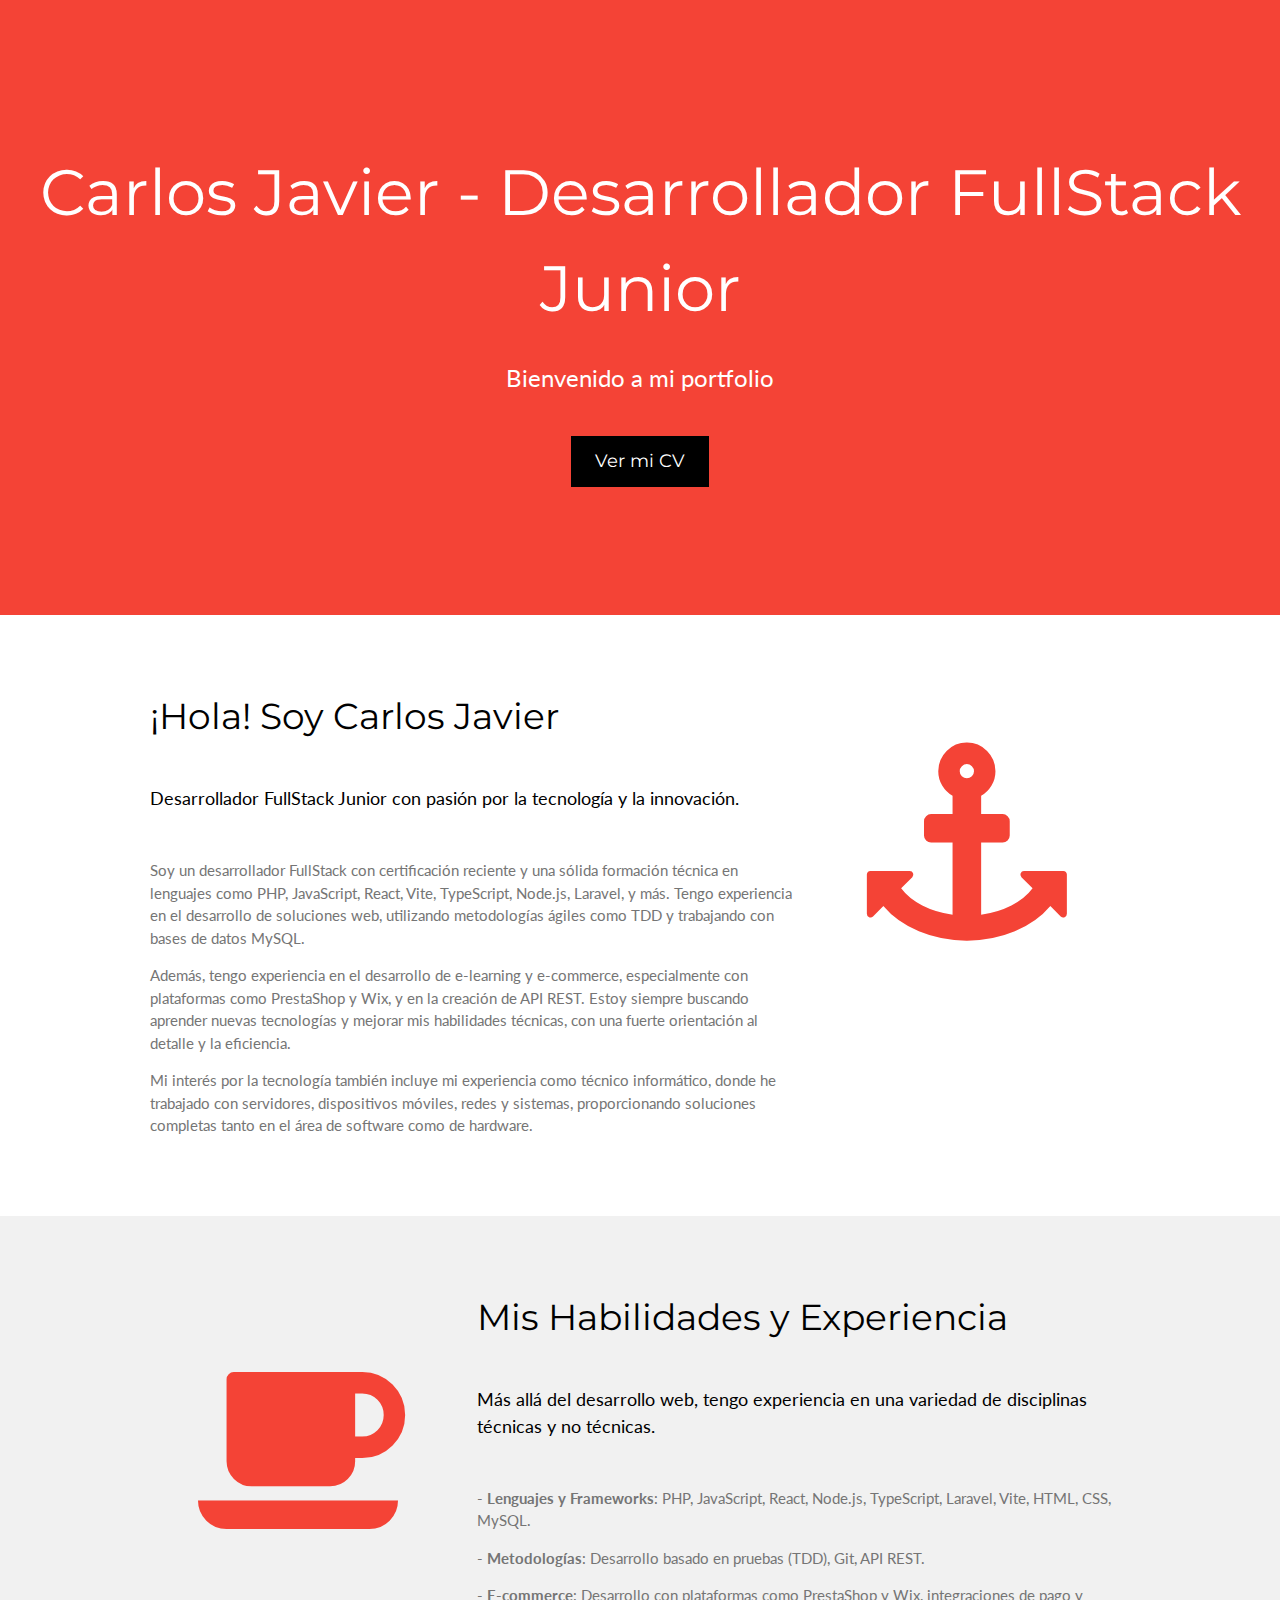
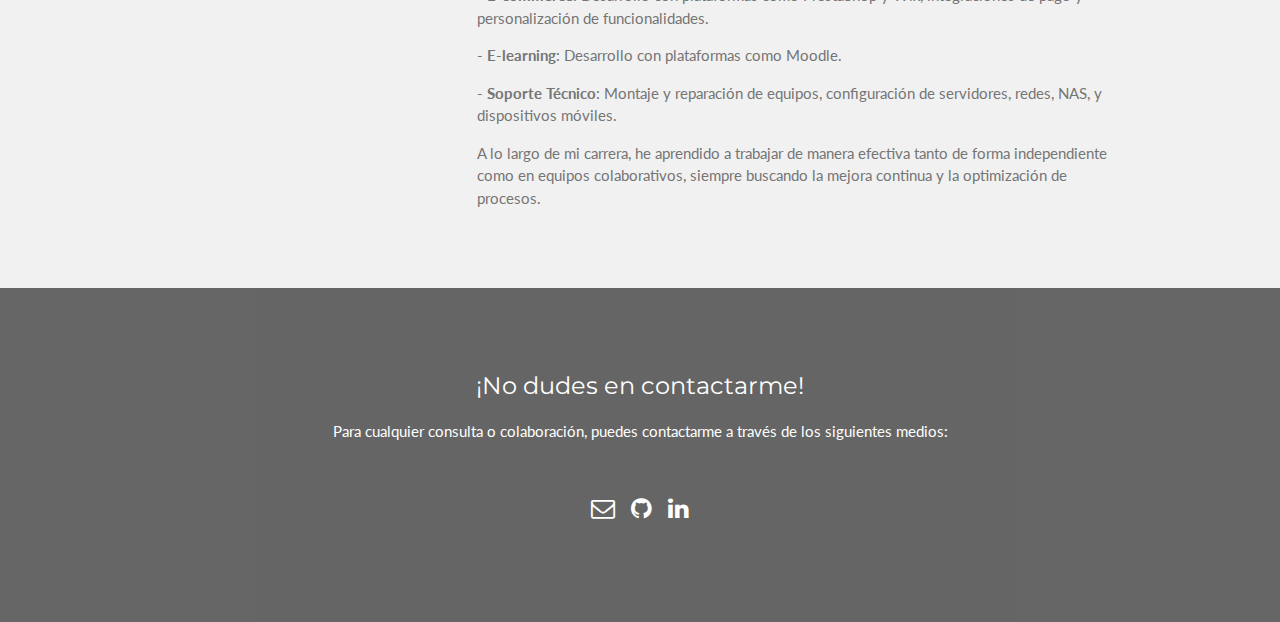
<file: index.html>
<!DOCTYPE html>
<html lang="es">
  <head>
    <title>Carlos Javier - Desarrollador FullStack Junior</title>
    <meta charset="UTF-8" />
    <meta name="viewport" content="width=device-width, initial-scale=1" />
    <link rel="stylesheet" href="https://www.w3schools.com/w3css/4/w3.css" />
    <link
      rel="stylesheet"
      href="https://fonts.googleapis.com/css?family=Lato"
    />
    <link
      rel="stylesheet"
      href="https://fonts.googleapis.com/css?family=Montserrat"
    />
    <link
      rel="stylesheet"
      href="https://cdnjs.cloudflare.com/ajax/libs/font-awesome/4.7.0/css/font-awesome.min.css"
    />
    <style>
      body,
      h1,
      h2,
      h3,
      h4,
      h5,
      h6 {
        font-family: "Lato", sans-serif;
      }
      .w3-bar,
      h1,
      button {
        font-family: "Montserrat", sans-serif;
      }
      .fa-anchor,
      .fa-coffee {
        font-size: 200px;
      }
    </style>
  </head>
  <body>
    <!-- Navbar -->
    <!--
<div class="w3-top">
  <div class="w3-bar w3-red w3-card w3-left-align w3-large">
    <a href="#home" class="w3-bar-item w3-button w3-padding-large w3-white">Inicio</a>
    <a href="#about" class="w3-bar-item w3-button w3-padding-large w3-hover-white">Acerca de mí</a>
    <a href="#skills" class="w3-bar-item w3-button w3-padding-large w3-hover-white">Habilidades</a>
    <a href="#projects" class="w3-bar-item w3-button w3-padding-large w3-hover-white">Proyectos</a>
    <a href="#contact" class="w3-bar-item w3-button w3-padding-large w3-hover-white">Contacto</a>
  </div>
</div>
-->

    <!-- Navbar on small screens -->
    <!--
  <div id="navDemo" class="w3-bar-block w3-white w3-hide w3-hide-large w3-hide-medium w3-large">
    <a href="#" class="w3-bar-item w3-button w3-padding-large">Link 1</a>
    <a href="#" class="w3-bar-item w3-button w3-padding-large">Link 2</a>
    <a href="#" class="w3-bar-item w3-button w3-padding-large">Link 3</a>
    <a href="#" class="w3-bar-item w3-button w3-padding-large">Link 4</a>
  </div>
</div>
-->

    <!-- Header -->
    <header class="w3-container w3-red w3-center" style="padding: 128px 16px">
      <h1 class="w3-margin w3-jumbo">
        Carlos Javier - Desarrollador FullStack Junior
      </h1>
      <p class="w3-xlarge">Bienvenido a mi portfolio</p>
      <button
        class="w3-button w3-black w3-padding-large w3-large w3-margin-top"
        onclick="window.open('cv.html', '_blank')"
      >
        Ver mi CV
      </button>
    </header>

    <!-- First Grid -->
    <!-- First Grid -->
    <div class="w3-row-padding w3-padding-64 w3-container">
      <div class="w3-content">
        <div class="w3-twothird">
          <h1>¡Hola! Soy Carlos Javier</h1>
          <h5 class="w3-padding-32">
            Desarrollador FullStack Junior con pasión por la tecnología y la
            innovación.
          </h5>

          <p class="w3-text-grey">
            Soy un desarrollador FullStack con certificación reciente y una
            sólida formación técnica en lenguajes como PHP, JavaScript, React,
            Vite, TypeScript, Node.js, Laravel, y más. Tengo experiencia en el
            desarrollo de soluciones web, utilizando metodologías ágiles como
            TDD y trabajando con bases de datos MySQL.
          </p>

          <p class="w3-text-grey">
            Además, tengo experiencia en el desarrollo de e-learning y
            e-commerce, especialmente con plataformas como PrestaShop y Wix, y
            en la creación de API REST. Estoy siempre buscando aprender nuevas
            tecnologías y mejorar mis habilidades técnicas, con una fuerte
            orientación al detalle y la eficiencia.
          </p>

          <p class="w3-text-grey">
            Mi interés por la tecnología también incluye mi experiencia como
            técnico informático, donde he trabajado con servidores, dispositivos
            móviles, redes y sistemas, proporcionando soluciones completas tanto
            en el área de software como de hardware.
          </p>
        </div>

        <div class="w3-third w3-center">
          <i class="fa fa-anchor w3-padding-64 w3-text-red"></i>
        </div>
      </div>
    </div>

    <!-- Second Grid -->
    <div class="w3-row-padding w3-light-grey w3-padding-64 w3-container">
      <div class="w3-content">
        <div class="w3-third w3-center">
          <i class="fa fa-coffee w3-padding-64 w3-text-red w3-margin-right"></i>
        </div>

        <div class="w3-twothird">
          <h1>Mis Habilidades y Experiencia</h1>
          <h5 class="w3-padding-32">
            Más allá del desarrollo web, tengo experiencia en una variedad de
            disciplinas técnicas y no técnicas.
          </h5>

          <p class="w3-text-grey"></p>
          <p class="w3-text-grey">
            - <strong>Lenguajes y Frameworks</strong>: PHP, JavaScript, React,
            Node.js, TypeScript, Laravel, Vite, HTML, CSS, MySQL.
          </p>

          <p class="w3-text-grey">
            - <strong>Metodologías</strong>: Desarrollo basado en pruebas (TDD),
            Git, API REST.
          </p>

          <p class="w3-text-grey">
            - <strong>E-commerce</strong>: Desarrollo con plataformas como
            PrestaShop y Wix, integraciones de pago y personalización de
            funcionalidades.
          </p>

          <p class="w3-text-grey">
            - <strong>E-learning</strong>: Desarrollo con plataformas como
            Moodle.
          </p>

          <p class="w3-text-grey">
            - <strong>Soporte Técnico</strong>: Montaje y reparación de equipos,
            configuración de servidores, redes, NAS, y dispositivos móviles.
          </p>

          <p class="w3-text-grey">
            A lo largo de mi carrera, he aprendido a trabajar de manera efectiva
            tanto de forma independiente como en equipos colaborativos, siempre
            buscando la mejora continua y la optimización de procesos.
          </p>
        </div>
      </div>
    </div>

    <!-- Contacto -->
    <div class="w3-container w3-black w3-center w3-opacity w3-padding-64">
      <h1 class="w3-margin w3-xlarge">¡No dudes en contactarme!</h1>
      <p class="w3-text-white">
        Para cualquier consulta o colaboración, puedes contactarme a través de
        los siguientes medios:
      </p>
      <div class="w3-xlarge w3-padding-32">
        <a
          href="mailto:carlosrufo92@gmail.com"
          target="_blank"
          style="margin-right: 10px"
          ><i class="fa fa-envelope-o w3-hover-opacity"></i
        ></a>
        <a
          href="https://github.com/KiRZeN24/"
          target="_blank"
          style="margin-right: 10px"
          ><i class="fa fa-github w3-hover-opacity"></i
        ></a>
        <a
          href="https://www.linkedin.com/in/carlos-javier-rufo-cabrera-687609239/"
          target="_blank"
          ><i class="fa fa-linkedin w3-hover-opacity"></i
        ></a>
      </div>
    </div>

    <script>
      // Used to toggle the menu on small screens when clicking on the menu button
      function myFunction() {
        var x = document.getElementById("navDemo");
        if (x.className.indexOf("w3-show") == -1) {
          x.className += " w3-show";
        } else {
          x.className = x.className.replace(" w3-show", "");
        }
      }
    </script>
  </body>
</html>
</file>
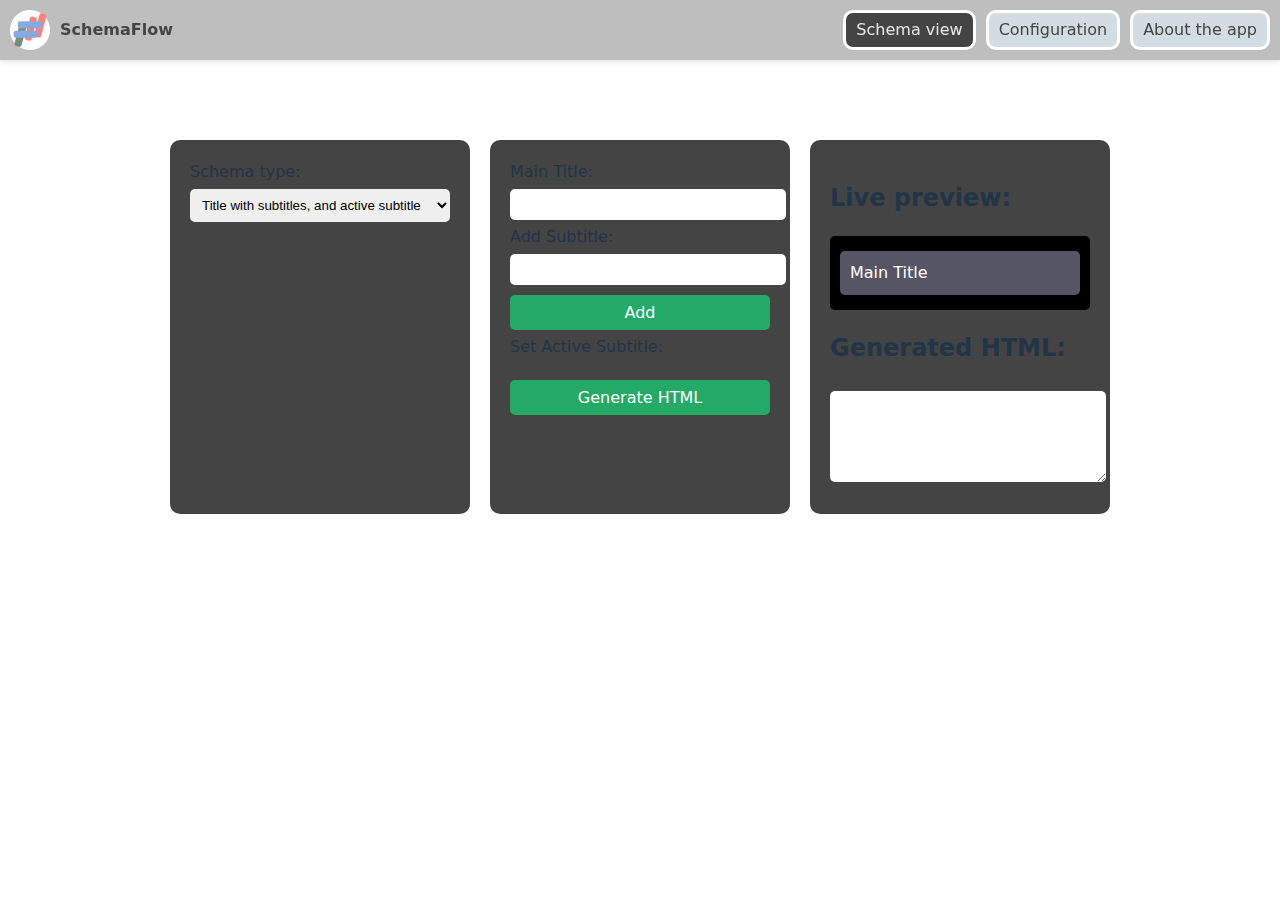
<file: tryitonline/SchemaFlow/index.html>
<!DOCTYPE html>
<html lang="en">
  <head>
    <meta charset="UTF-8" />
    <link
      rel="icon"
      type="image/svg+xml"
      href="./assets/logo_icon_navbar-mgeQKHbD.png"
    />
    <meta name="viewport" content="width=device-width, initial-scale=1.0" />
    <title>SchemaFlow</title>
    <script type="module" crossorigin src="./assets/index-BV9o4eMv.js"></script>
    <link rel="stylesheet" crossorigin href="./assets/index-BXmuNw8m.css">
  </head>
  <body>
    <div id="root"></div>
  </body>
</html>
</file>
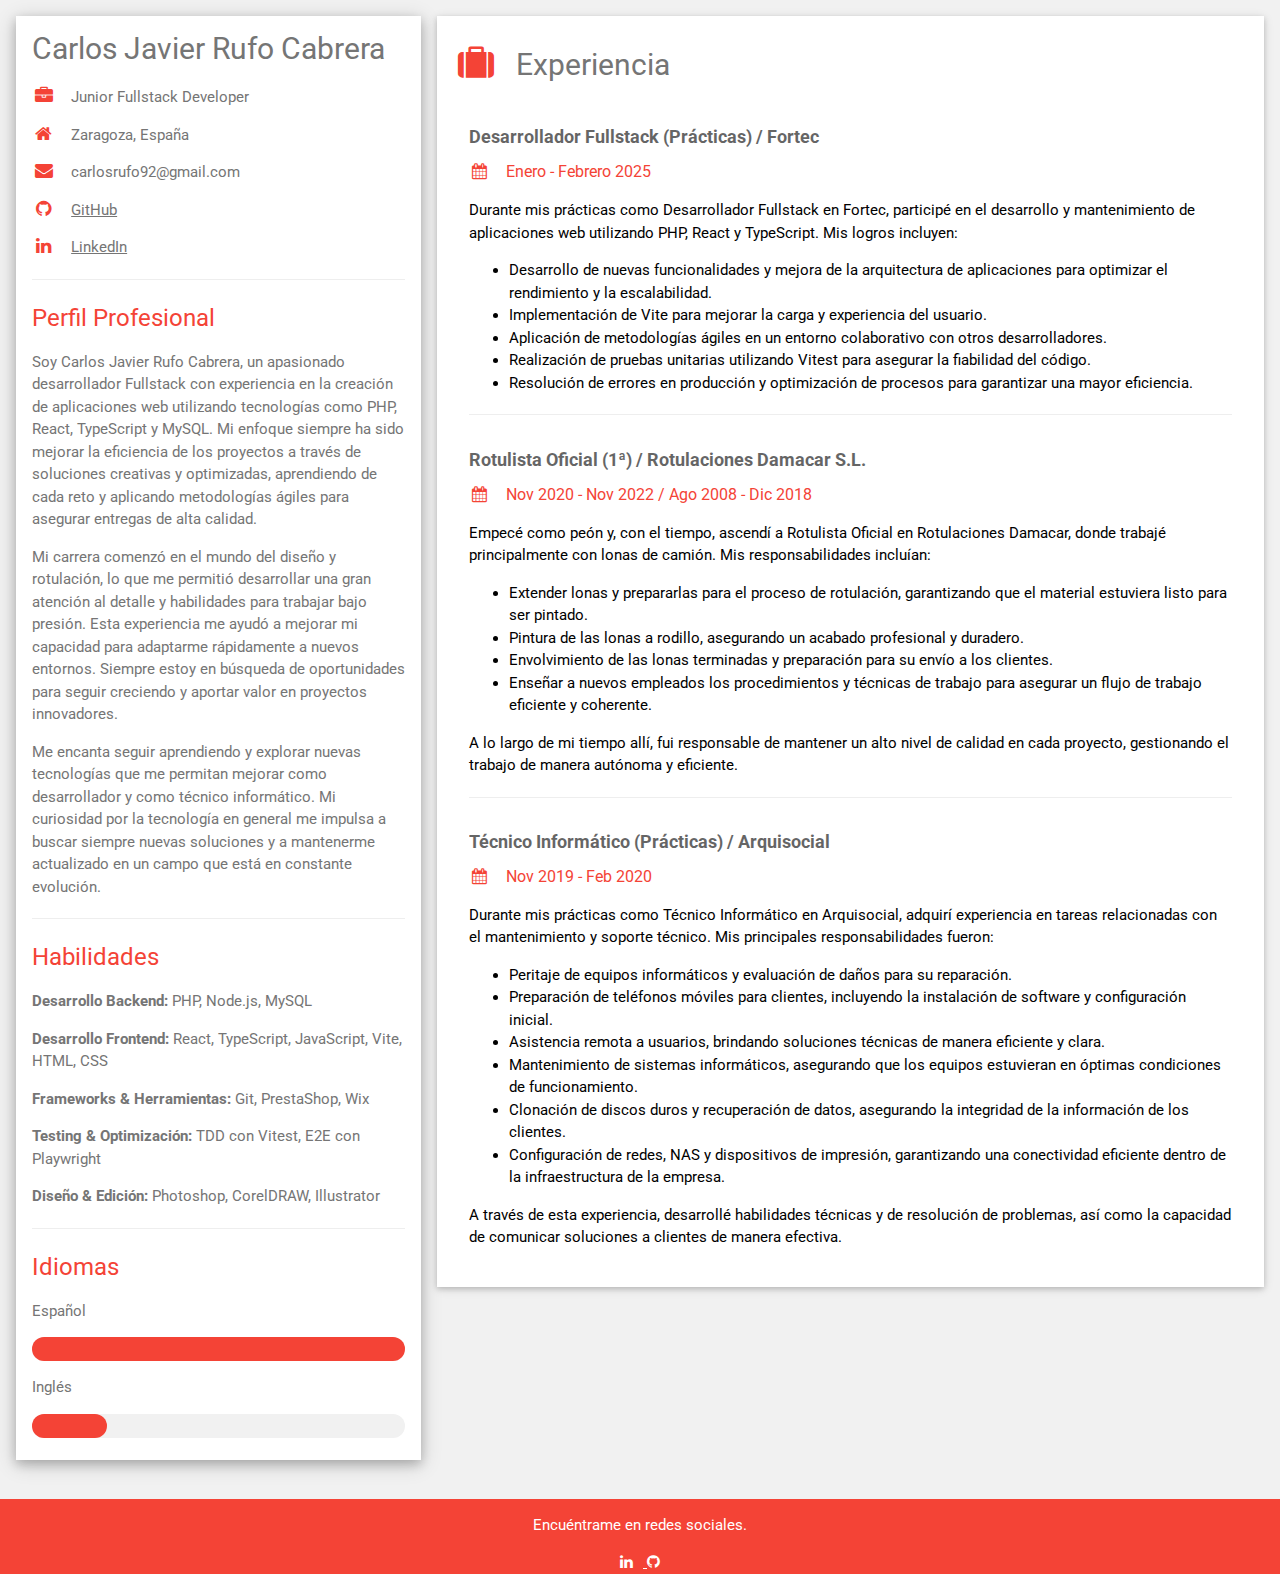
<file: cv.html>
<!DOCTYPE html>
<html>
  <head>
    <title>Carlos Javier Rufo Cabrera - Fullstack Developer</title>
    <meta charset="UTF-8" />
    <meta name="viewport" content="width=device-width, initial-scale=1" />
    <link rel="stylesheet" href="https://www.w3schools.com/w3css/4/w3.css" />
    <link
      rel="stylesheet"
      href="https://fonts.googleapis.com/css?family=Roboto"
    />
    <link
      rel="stylesheet"
      href="https://cdnjs.cloudflare.com/ajax/libs/font-awesome/4.7.0/css/font-awesome.min.css"
    />
    <style>
      html,
      body,
      h1,
      h2,
      h3,
      h4,
      h5,
      h6 {
        font-family: "Roboto", sans-serif;
      }
    </style>
  </head>
  <body class="w3-light-grey">
    <!-- Page Container -->
    <div class="w3-content w3-margin-top" style="max-width: 1400px">
      <div class="w3-row-padding">
        <!-- Left Column -->
        <div class="w3-third">
          <div class="w3-white w3-text-grey w3-card-4">
            <div class="w3-container">
              <h2>Carlos Javier Rufo Cabrera</h2>
              <p>
                <i
                  class="fa fa-briefcase fa-fw w3-margin-right w3-large w3-text-red"
                ></i
                >Junior Fullstack Developer
              </p>
              <p>
                <i
                  class="fa fa-home fa-fw w3-margin-right w3-large w3-text-red"
                ></i
                >Zaragoza, España
              </p>
              <p>
                <i
                  class="fa fa-envelope fa-fw w3-margin-right w3-large w3-text-red"
                ></i
                >carlosrufo92@gmail.com
              </p>
              <p>
                <i
                  class="fa fa-github fa-fw w3-margin-right w3-large w3-text-red"
                ></i
                ><a href="https://github.com/KiRZeN24" target="_blank"
                  >GitHub</a
                >
              </p>
              <p>
                <i
                  class="fa fa-linkedin fa-fw w3-margin-right w3-large w3-text-red"
                ></i
                ><a
                  href="https://www.linkedin.com/in/carlos-javier-rufo-cabrera-687609239"
                  target="_blank"
                  >LinkedIn</a
                >
              </p>
              <hr />

              <!-- Perfil Profesional -->
              <h3 class="w3-text-red">Perfil Profesional</h3>
              <p>
                Soy Carlos Javier Rufo Cabrera, un apasionado desarrollador
                Fullstack con experiencia en la creación de aplicaciones web
                utilizando tecnologías como PHP, React, TypeScript y MySQL. Mi
                enfoque siempre ha sido mejorar la eficiencia de los proyectos a
                través de soluciones creativas y optimizadas, aprendiendo de
                cada reto y aplicando metodologías ágiles para asegurar entregas
                de alta calidad.
              </p>
              <p>
                Mi carrera comenzó en el mundo del diseño y rotulación, lo que
                me permitió desarrollar una gran atención al detalle y
                habilidades para trabajar bajo presión. Esta experiencia me
                ayudó a mejorar mi capacidad para adaptarme rápidamente a nuevos
                entornos. Siempre estoy en búsqueda de oportunidades para seguir
                creciendo y aportar valor en proyectos innovadores.
              </p>
              <p>
                Me encanta seguir aprendiendo y explorar nuevas tecnologías que
                me permitan mejorar como desarrollador y como técnico
                informático. Mi curiosidad por la tecnología en general me
                impulsa a buscar siempre nuevas soluciones y a mantenerme
                actualizado en un campo que está en constante evolución.
              </p>
              <hr />

              <h3 class="w3-text-red">Habilidades</h3>
              <p><b>Desarrollo Backend:</b> PHP, Node.js, MySQL</p>
              <p>
                <b>Desarrollo Frontend:</b> React, TypeScript, JavaScript, Vite,
                HTML, CSS
              </p>
              <p><b>Frameworks & Herramientas:</b> Git, PrestaShop, Wix</p>
              <p>
                <b>Testing & Optimización:</b> TDD con Vitest, E2E con
                Playwright
              </p>
              <p><b>Diseño & Edición:</b> Photoshop, CorelDRAW, Illustrator</p>
              <hr />

              <h3 class="w3-text-red">Idiomas</h3>
              <p>Español</p>
              <div class="w3-light-grey w3-round-xlarge">
                <div
                  class="w3-round-xlarge w3-red"
                  style="height: 24px; width: 100%"
                ></div>
              </div>
              <p>Inglés</p>
              <div class="w3-light-grey w3-round-xlarge">
                <div
                  class="w3-round-xlarge w3-red"
                  style="height: 24px; width: 20%"
                ></div>
              </div>
              <br />
            </div>
          </div>
          <br />
        </div>

        <!-- Right Column -->
        <div class="w3-twothird">
          <div class="w3-container w3-card w3-white w3-margin-bottom">
            <h2 class="w3-text-grey w3-padding-16">
              <i
                class="fa fa-suitcase fa-fw w3-margin-right w3-xxlarge w3-text-red"
              ></i
              >Experiencia
            </h2>

            <div class="w3-container">
              <h5 class="w3-opacity">
                <b>Desarrollador Fullstack (Prácticas) / Fortec</b>
              </h5>
              <h6 class="w3-text-red">
                <i class="fa fa-calendar fa-fw w3-margin-right"></i>Enero -
                Febrero 2025
              </h6>
              <p>
                Durante mis prácticas como Desarrollador Fullstack en Fortec,
                participé en el desarrollo y mantenimiento de aplicaciones web
                utilizando PHP, React y TypeScript. Mis logros incluyen:
              </p>
              <ul>
                <li>
                  Desarrollo de nuevas funcionalidades y mejora de la
                  arquitectura de aplicaciones para optimizar el rendimiento y
                  la escalabilidad.
                </li>
                <li>
                  Implementación de Vite para mejorar la carga y experiencia del
                  usuario.
                </li>
                <li>
                  Aplicación de metodologías ágiles en un entorno colaborativo
                  con otros desarrolladores.
                </li>
                <li>
                  Realización de pruebas unitarias utilizando Vitest para
                  asegurar la fiabilidad del código.
                </li>
                <li>
                  Resolución de errores en producción y optimización de procesos
                  para garantizar una mayor eficiencia.
                </li>
              </ul>
              <hr />
            </div>

            <div class="w3-container">
              <h5 class="w3-opacity">
                <b>Rotulista Oficial (1ª) / Rotulaciones Damacar S.L.</b>
              </h5>
              <h6 class="w3-text-red">
                <i class="fa fa-calendar fa-fw w3-margin-right"></i>Nov 2020 -
                Nov 2022 / Ago 2008 - Dic 2018
              </h6>
              <p>
                Empecé como peón y, con el tiempo, ascendí a Rotulista Oficial
                en Rotulaciones Damacar, donde trabajé principalmente con lonas
                de camión. Mis responsabilidades incluían:
              </p>
              <ul>
                <li>
                  Extender lonas y prepararlas para el proceso de rotulación,
                  garantizando que el material estuviera listo para ser pintado.
                </li>
                <li>
                  Pintura de las lonas a rodillo, asegurando un acabado
                  profesional y duradero.
                </li>
                <li>
                  Envolvimiento de las lonas terminadas y preparación para su
                  envío a los clientes.
                </li>
                <li>
                  Enseñar a nuevos empleados los procedimientos y técnicas de
                  trabajo para asegurar un flujo de trabajo eficiente y
                  coherente.
                </li>
              </ul>
              <p>
                A lo largo de mi tiempo allí, fui responsable de mantener un
                alto nivel de calidad en cada proyecto, gestionando el trabajo
                de manera autónoma y eficiente.
              </p>
              <hr />
            </div>

            <div class="w3-container">
              <h5 class="w3-opacity">
                <b>Técnico Informático (Prácticas) / Arquisocial</b>
              </h5>
              <h6 class="w3-text-red">
                <i class="fa fa-calendar fa-fw w3-margin-right"></i>Nov 2019 -
                Feb 2020
              </h6>
              <p>
                Durante mis prácticas como Técnico Informático en Arquisocial,
                adquirí experiencia en tareas relacionadas con el mantenimiento
                y soporte técnico. Mis principales responsabilidades fueron:
              </p>
              <ul>
                <li>
                  Peritaje de equipos informáticos y evaluación de daños para su
                  reparación.
                </li>
                <li>
                  Preparación de teléfonos móviles para clientes, incluyendo la
                  instalación de software y configuración inicial.
                </li>
                <li>
                  Asistencia remota a usuarios, brindando soluciones técnicas de
                  manera eficiente y clara.
                </li>
                <li>
                  Mantenimiento de sistemas informáticos, asegurando que los
                  equipos estuvieran en óptimas condiciones de funcionamiento.
                </li>
                <li>
                  Clonación de discos duros y recuperación de datos, asegurando
                  la integridad de la información de los clientes.
                </li>
                <li>
                  Configuración de redes, NAS y dispositivos de impresión,
                  garantizando una conectividad eficiente dentro de la
                  infraestructura de la empresa.
                </li>
              </ul>
              <p>
                A través de esta experiencia, desarrollé habilidades técnicas y
                de resolución de problemas, así como la capacidad de comunicar
                soluciones a clientes de manera efectiva.
              </p>
              <br />
            </div>
          </div>
        </div>
      </div>
    </div>

    <footer class="w3-container w3-red w3-center w3-margin-top">
      <p>Encuéntrame en redes sociales.</p>
      <a
        href="https://www.linkedin.com/in/carlos-javier-rufo-cabrera-687609239"
        target="_blank"
      >
        <i
          class="fa fa-linkedin w3-hover-opacity"
          style="margin-right: 10px"
        ></i>
      </a>
      <a href="https://github.com/KiRZeN24" target="_blank">
        <i class="fa fa-github w3-hover-opacity"></i>
      </a>
    </footer>
  </body>
</html>
</file>
<file: tryitonline/SchemaFlow/assets/index-BXmuNw8m.css>
:root{font-family:Inter,system-ui,Avenir,Helvetica,Arial,sans-serif;line-height:1.5;font-weight:400;color-scheme:light dark;color:#ffffffde;background-color:#242424;font-synthesis:none;text-rendering:optimizeLegibility;-webkit-font-smoothing:antialiased;-moz-osx-font-smoothing:grayscale}a{font-weight:500;color:#646cff;text-decoration:inherit}a:hover{color:#535bf2}body{margin:120px 0 0;padding:0}h1{font-size:3.2em;line-height:1.1}button{border-radius:8px;border:1px solid transparent;padding:.6em 1.2em;font-size:1em;font-weight:500;font-family:inherit;background-color:#1a1a1a;cursor:pointer;transition:border-color .25s}button:hover{border-color:#646cff}button:focus,button:focus-visible{outline:4px auto -webkit-focus-ring-color}@media (prefers-color-scheme: light){:root{color:#213547;background-color:#fff}a:hover{color:#747bff}button{background-color:#f9f9f9}}.container{display:flex;justify-content:space-between;gap:20px;max-width:940px;padding:20px}.panel{background:#444;padding:20px;border-radius:10px;width:45%}input,select,button,textarea{width:100%;padding:8px;margin:5px 0;border:none;border-radius:5px}button{background-color:#2a6;color:#fff;cursor:pointer}.schema-preview,.live-preview{background:#000;padding:10px;border-radius:5px}.schema-preview div,.live-preview div{margin:5px 0;padding:10px;border-radius:5px}.title{background:#556;color:#fff}.subtitle{background:#4a6;color:#fff}.selected{background:#6a8}.container{display:flex;justify-content:space-between;gap:20px}.panel{background:#444;padding:20px;border-radius:10px;width:48%}.live-preview{flex-grow:1}.navbar{position:fixed;top:0;width:100%;background-color:#bebebe;box-shadow:0 2px 5px #0000001a;z-index:1000;display:flex;justify-content:space-between;align-content:center}.navbar-title{display:flex;align-items:center;color:#444;font-weight:700;gap:10px;padding:10px}.navbar-buttons{display:flex;gap:10px;padding:10px}.navbar-buttons>a{background-color:#d3dce1;color:#444;padding:5px 10px;border-style:solid;border-radius:10px;border-color:#fff;text-decoration:none}.navbar-buttons>a.active{background-color:#444;color:#e8e8e8}.container-schema-form{display:flex;justify-content:center;width:100%}
</file>
